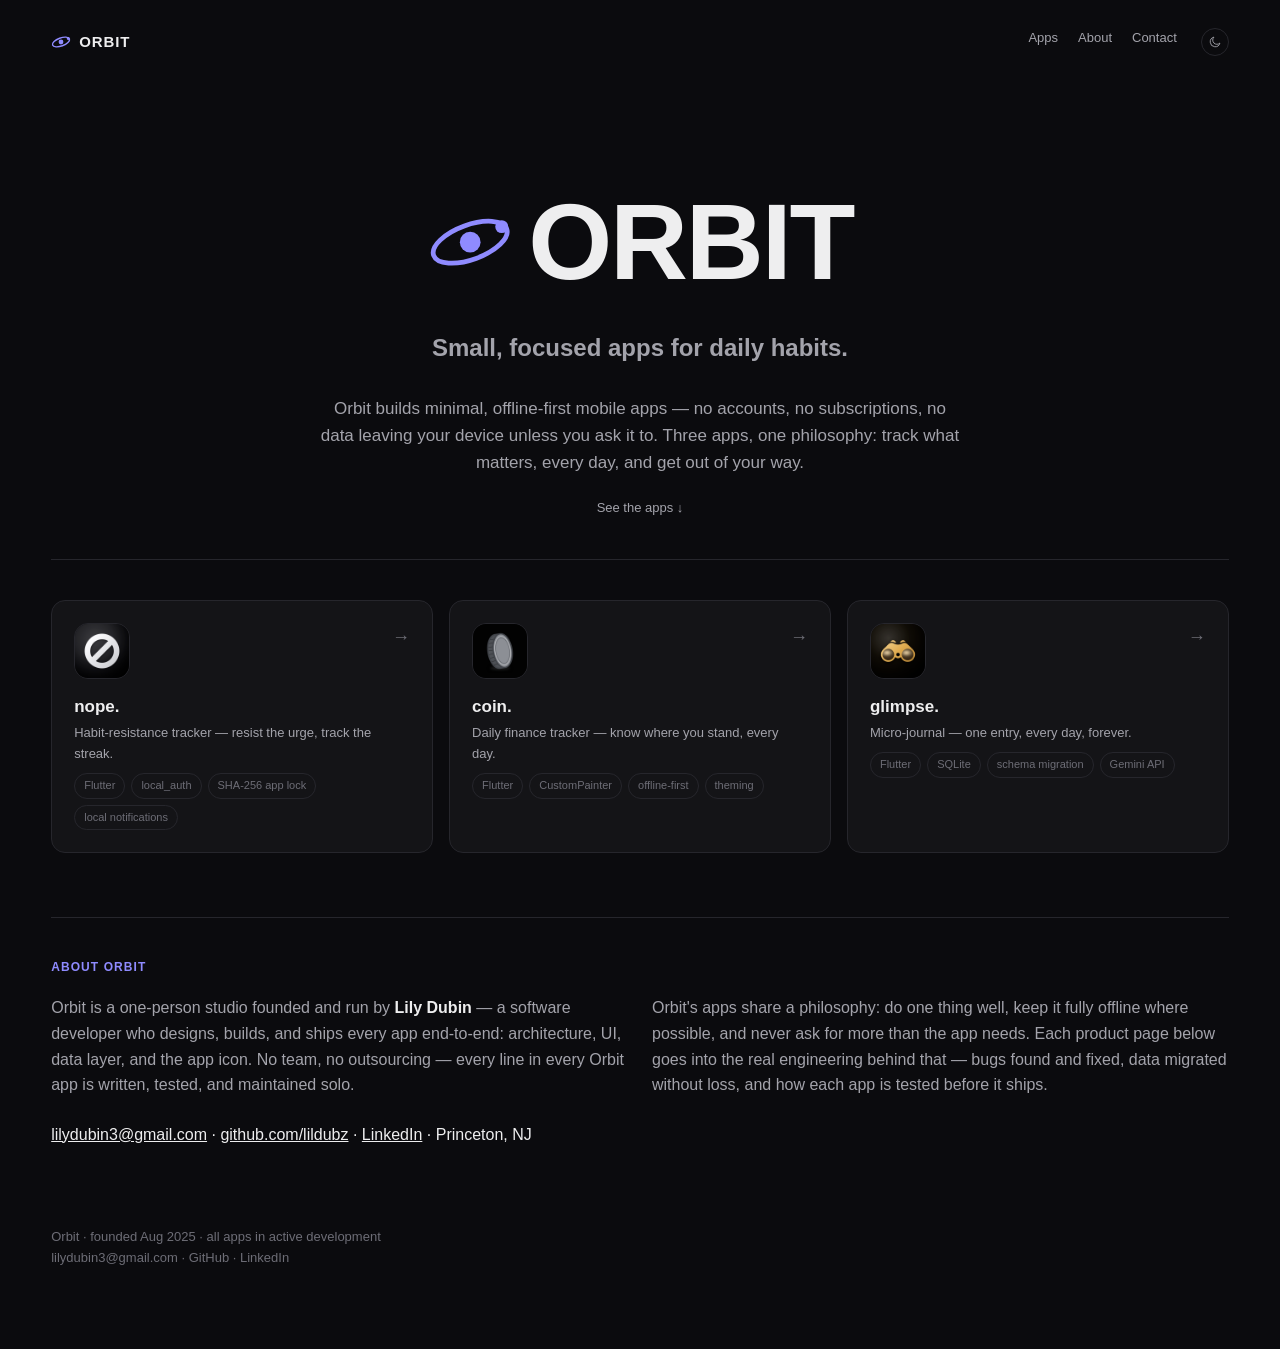
<file: index.html>
<!doctype html>
<html lang="en">
<head>
<meta charset="utf-8">
<meta name="viewport" content="width=device-width, initial-scale=1">
<title>Orbit — small, focused apps for daily habits</title>
<meta name="description" content="Orbit is a one-person studio building minimal, offline-first mobile apps — nope., coin., and glimpse. No accounts, no subscriptions, nothing you don't need.">
<link rel="icon" href="data:,">
<link rel="stylesheet" href="style.css">
<script>(function(){var t=localStorage.getItem('orbit-theme');if(t==='light')document.documentElement.setAttribute('data-theme','light');})();</script>
</head>
<body>
<div class="wrap">

  <nav class="nav">
    <a class="home brand" href="index.html">
      <svg class="mark" width="20" height="20" viewBox="0 0 20 20" fill="none" xmlns="http://www.w3.org/2000/svg" aria-hidden="true">
        <ellipse cx="10" cy="10" rx="9" ry="4" stroke="currentColor" stroke-width="1.4" transform="rotate(-20 10 10)"/>
        <circle cx="10" cy="10" r="2.4" fill="currentColor"/>
        <circle cx="17.3" cy="6.4" r="1.5" fill="currentColor"/>
      </svg>
      ORBIT
    </a>
    <div class="links">
      <a href="#apps">Apps</a>
      <a href="#about">About</a>
      <a href="mailto:lilydubin3@gmail.com">Contact</a>
      <button class="theme-toggle" id="themeToggle" type="button" aria-label="Toggle light and dark theme">
        <svg class="icon-moon" viewBox="0 0 20 20" fill="none" xmlns="http://www.w3.org/2000/svg" aria-hidden="true">
          <path d="M17 11.5A7 7 0 1 1 8.5 3a5.5 5.5 0 0 0 8.5 8.5Z" stroke="currentColor" stroke-width="1.3" stroke-linejoin="round"/>
        </svg>
        <svg class="icon-sun" viewBox="0 0 20 20" fill="none" xmlns="http://www.w3.org/2000/svg" aria-hidden="true">
          <circle cx="10" cy="10" r="3.6" stroke="currentColor" stroke-width="1.3"/>
          <path d="M10 1.8v2M10 16.2v2M2 10h2M16 10h2M4.6 4.6l1.4 1.4M14 14l1.4 1.4M4.6 15.4L6 14M14 6l1.4-1.4" stroke="currentColor" stroke-width="1.3" stroke-linecap="round"/>
        </svg>
      </button>
    </div>
  </nav>

  <header class="hero hero-home">
    <div class="hero-brand">
      <span class="mark">
        <svg viewBox="0 0 20 20" fill="none" xmlns="http://www.w3.org/2000/svg" aria-hidden="true">
          <ellipse cx="10" cy="10" rx="9" ry="4" stroke="currentColor" stroke-width="1.1" transform="rotate(-20 10 10)"/>
          <circle cx="10" cy="10" r="2.4" fill="currentColor"/>
          <circle cx="17.3" cy="6.4" r="1.5" fill="currentColor"/>
        </svg>
      </span>
      ORBIT
    </div>
    <h1>Small, focused apps for daily habits.</h1>
    <p class="lede">
      Orbit builds minimal, offline-first mobile apps — no accounts, no subscriptions, no data
      leaving your device unless you ask it to. Three apps, one philosophy: track what matters,
      every day, and get out of your way.
    </p>
    <div class="contact">
      <a href="#apps">See the apps ↓</a>
    </div>
  </header>

  <section class="projects" id="apps">

    <a class="card" href="nope.html" style="--card-accent:#5490D7">
      <div class="icon"><img src="assets/icons/nope-icon.png" alt="nope. app icon"></div>
      <div class="body">
        <div class="name">nope.</div>
        <div class="tagline">Habit-resistance tracker — resist the urge, track the streak.</div>
        <div class="chips">
          <span class="chip">Flutter</span>
          <span class="chip">local_auth</span>
          <span class="chip">SHA-256 app lock</span>
          <span class="chip">local notifications</span>
        </div>
      </div>
      <div class="arrow">→</div>
    </a>

    <a class="card" href="coin.html" style="--card-accent:#4ade80">
      <div class="icon"><img src="assets/icons/coin-icon.png" alt="coin. app icon"></div>
      <div class="body">
        <div class="name">coin.</div>
        <div class="tagline">Daily finance tracker — know where you stand, every day.</div>
        <div class="chips">
          <span class="chip">Flutter</span>
          <span class="chip">CustomPainter</span>
          <span class="chip">offline-first</span>
          <span class="chip">theming</span>
        </div>
      </div>
      <div class="arrow">→</div>
    </a>

    <a class="card" href="glimpse.html" style="--card-accent:#C8973E">
      <div class="icon"><img src="assets/icons/glimpse-icon.png" alt="glimpse. app icon"></div>
      <div class="body">
        <div class="name">glimpse.</div>
        <div class="tagline">Micro-journal — one entry, every day, forever.</div>
        <div class="chips">
          <span class="chip">Flutter</span>
          <span class="chip">SQLite</span>
          <span class="chip">schema migration</span>
          <span class="chip">Gemini API</span>
        </div>
      </div>
      <div class="arrow">→</div>
    </a>

  </section>

  <section class="block" id="about" style="border-top:1px solid var(--border);">
    <h2>About Orbit</h2>
    <div class="about-grid">
      <p>
        Orbit is a one-person studio founded and run by <strong style="color:var(--text)">Lily Dubin</strong> —
        a software developer who designs, builds, and ships every app end-to-end: architecture, UI,
        data layer, and the app icon. No team, no outsourcing — every line in every Orbit app is
        written, tested, and maintained solo.
      </p>
      <p>
        Orbit's apps share a philosophy: do one thing well, keep it fully offline where possible, and
        never ask for more than the app needs. Each product page below goes into the real engineering
        behind that — bugs found and fixed, data migrated without loss, and how each app is tested
        before it ships.
      </p>
    </div>
    <div class="contact" style="margin-top:10px;">
      <a href="mailto:lilydubin3@gmail.com">lilydubin3@gmail.com</a>
      <span>·</span>
      <a href="https://github.com/lildubz" target="_blank" rel="noopener">github.com/lildubz</a>
      <span>·</span>
      <a href="https://linkedin.com/in/lily-dubin-a483b3317" target="_blank" rel="noopener">LinkedIn</a>
      <span>·</span>
      <span>Princeton, NJ</span>
    </div>
  </section>

  <footer>
    Orbit · founded Aug 2025 · all apps in active development
    <br>
    <a href="mailto:lilydubin3@gmail.com">lilydubin3@gmail.com</a> ·
    <a href="https://github.com/lildubz" target="_blank" rel="noopener">GitHub</a> ·
    <a href="https://linkedin.com/in/lily-dubin-a483b3317" target="_blank" rel="noopener">LinkedIn</a>
  </footer>

</div>
<script src="theme.js"></script>
</body>
</html>
</file>
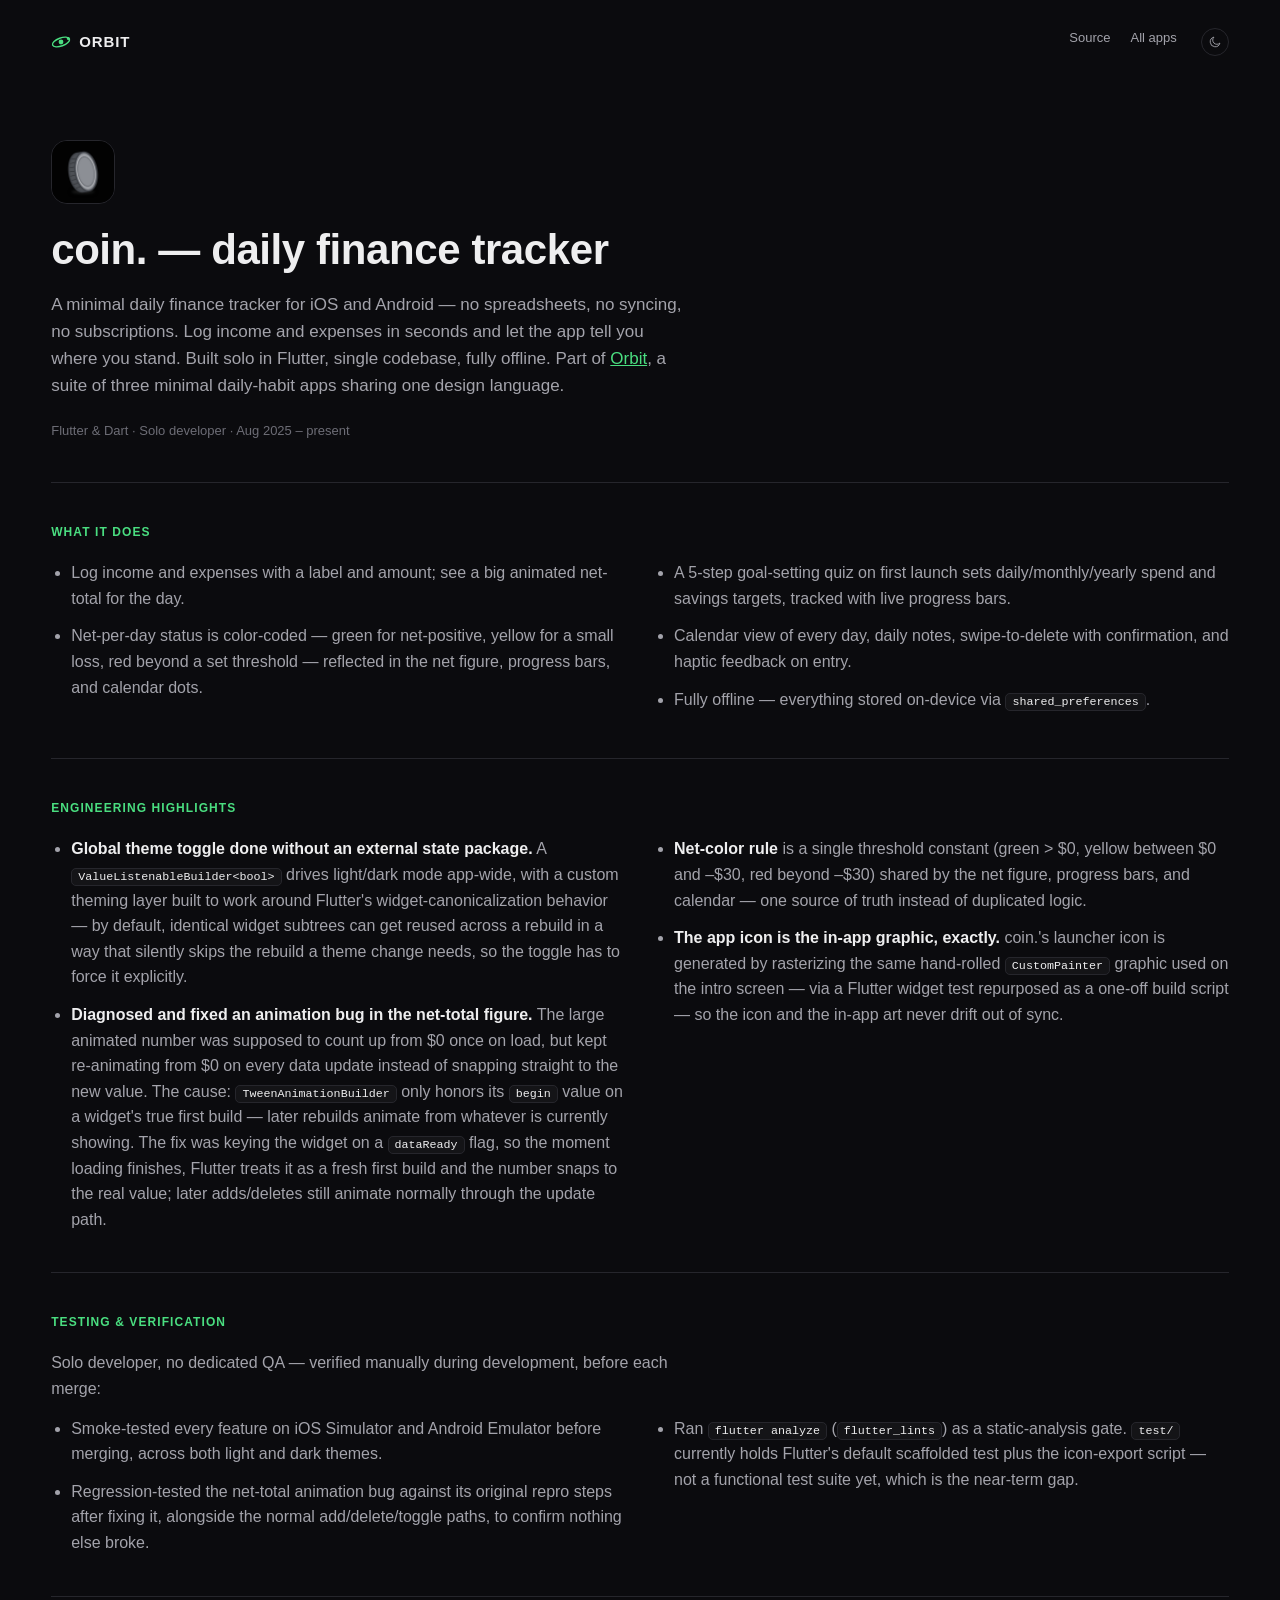
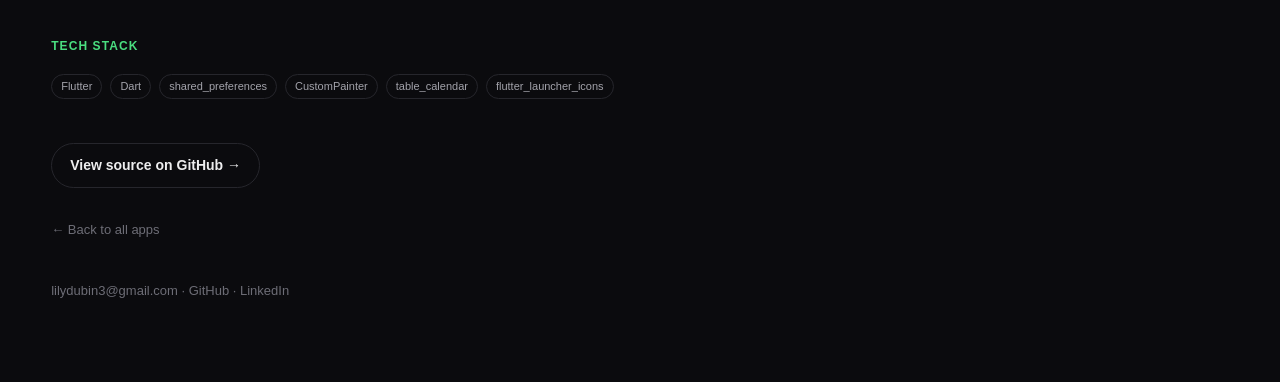
<file: coin.html>
<!doctype html>
<html lang="en">
<head>
<meta charset="utf-8">
<meta name="viewport" content="width=device-width, initial-scale=1">
<title>coin. — an Orbit app</title>
<meta name="description" content="coin., an Orbit app: a minimal daily finance tracker built solo in Flutter — offline data layer, theming, and a debugged animation bug.">
<link rel="icon" href="data:,">
<link rel="stylesheet" href="style.css">
<script>(function(){var t=localStorage.getItem('orbit-theme');if(t==='light')document.documentElement.setAttribute('data-theme','light');})();</script>
<style>
  :root { --accent: #4ade80; }
</style>
</head>
<body>
<div class="wrap">

  <nav class="nav">
    <a class="home brand" href="index.html">
      <svg class="mark" width="20" height="20" viewBox="0 0 20 20" fill="none" xmlns="http://www.w3.org/2000/svg" aria-hidden="true">
        <ellipse cx="10" cy="10" rx="9" ry="4" stroke="currentColor" stroke-width="1.4" transform="rotate(-20 10 10)"/>
        <circle cx="10" cy="10" r="2.4" fill="currentColor"/>
        <circle cx="17.3" cy="6.4" r="1.5" fill="currentColor"/>
      </svg>
      ORBIT
    </a>
    <div class="links">
      <a href="https://github.com/lildubz/coin." target="_blank" rel="noopener">Source</a>
      <a href="index.html#apps">All apps</a>
      <button class="theme-toggle" id="themeToggle" type="button" aria-label="Toggle light and dark theme">
        <svg class="icon-moon" viewBox="0 0 20 20" fill="none" xmlns="http://www.w3.org/2000/svg" aria-hidden="true">
          <path d="M17 11.5A7 7 0 1 1 8.5 3a5.5 5.5 0 0 0 8.5 8.5Z" stroke="currentColor" stroke-width="1.3" stroke-linejoin="round"/>
        </svg>
        <svg class="icon-sun" viewBox="0 0 20 20" fill="none" xmlns="http://www.w3.org/2000/svg" aria-hidden="true">
          <circle cx="10" cy="10" r="3.6" stroke="currentColor" stroke-width="1.3"/>
          <path d="M10 1.8v2M10 16.2v2M2 10h2M16 10h2M4.6 4.6l1.4 1.4M14 14l1.4 1.4M4.6 15.4L6 14M14 6l1.4-1.4" stroke="currentColor" stroke-width="1.3" stroke-linecap="round"/>
        </svg>
      </button>
    </div>
  </nav>

  <header class="hero">
    <div class="icon" style="width:64px;height:64px;border-radius:16px;overflow:hidden;border:1px solid var(--border);margin-bottom:20px;">
      <img src="assets/icons/coin-icon.png" alt="coin. app icon">
    </div>
    <h1>coin. — daily finance tracker</h1>
    <p class="lede">
      A minimal daily finance tracker for iOS and Android — no spreadsheets, no syncing, no
      subscriptions. Log income and expenses in seconds and let the app tell you where you stand.
      Built solo in Flutter, single codebase, fully offline. Part of
      <a href="index.html" style="color:var(--accent);">Orbit</a>, a suite of three minimal
      daily-habit apps sharing one design language.
    </p>
    <div class="contact">
      <span>Flutter &amp; Dart · Solo developer · Aug 2025 – present</span>
    </div>
  </header>

  <section class="block">
    <h2>What it does</h2>
    <ul class="two-col">
      <li>Log income and expenses with a label and amount; see a big animated net-total for the day.</li>
      <li>Net-per-day status is color-coded — green for net-positive, yellow for a small loss, red beyond a set threshold — reflected in the net figure, progress bars, and calendar dots.</li>
      <li>A 5-step goal-setting quiz on first launch sets daily/monthly/yearly spend and savings targets, tracked with live progress bars.</li>
      <li>Calendar view of every day, daily notes, swipe-to-delete with confirmation, and haptic feedback on entry.</li>
      <li>Fully offline — everything stored on-device via <code>shared_preferences</code>.</li>
    </ul>
  </section>

  <section class="block">
    <h2>Engineering highlights</h2>
    <ul class="two-col">
      <li><strong>Global theme toggle done without an external state package.</strong> A <code>ValueListenableBuilder&lt;bool&gt;</code> drives light/dark mode app-wide, with a custom theming layer built to work around Flutter's widget-canonicalization behavior — by default, identical widget subtrees can get reused across a rebuild in a way that silently skips the rebuild a theme change needs, so the toggle has to force it explicitly.</li>
      <li><strong>Diagnosed and fixed an animation bug in the net-total figure.</strong> The large animated number was supposed to count up from $0 once on load, but kept re-animating from $0 on every data update instead of snapping straight to the new value. The cause: <code>TweenAnimationBuilder</code> only honors its <code>begin</code> value on a widget's true first build — later rebuilds animate from whatever is currently showing. The fix was keying the widget on a <code>dataReady</code> flag, so the moment loading finishes, Flutter treats it as a fresh first build and the number snaps to the real value; later adds/deletes still animate normally through the update path.</li>
      <li><strong>Net-color rule</strong> is a single threshold constant (green &gt; $0, yellow between $0 and –$30, red beyond –$30) shared by the net figure, progress bars, and calendar — one source of truth instead of duplicated logic.</li>
      <li><strong>The app icon is the in-app graphic, exactly.</strong> coin.'s launcher icon is generated by rasterizing the same hand-rolled <code>CustomPainter</code> graphic used on the intro screen — via a Flutter widget test repurposed as a one-off build script — so the icon and the in-app art never drift out of sync.</li>
    </ul>
  </section>

  <section class="block">
    <h2>Testing &amp; verification</h2>
    <p>Solo developer, no dedicated QA — verified manually during development, before each merge:</p>
    <ul class="two-col">
      <li>Smoke-tested every feature on iOS Simulator and Android Emulator before merging, across both light and dark themes.</li>
      <li>Regression-tested the net-total animation bug against its original repro steps after fixing it, alongside the normal add/delete/toggle paths, to confirm nothing else broke.</li>
      <li>Ran <code>flutter analyze</code> (<code>flutter_lints</code>) as a static-analysis gate. <code>test/</code> currently holds Flutter's default scaffolded test plus the icon-export script — not a functional test suite yet, which is the near-term gap.</li>
    </ul>
  </section>

  <section class="block">
    <h2>Tech stack</h2>
    <div class="stack">
      <span class="chip">Flutter</span>
      <span class="chip">Dart</span>
      <span class="chip">shared_preferences</span>
      <span class="chip">CustomPainter</span>
      <span class="chip">table_calendar</span>
      <span class="chip">flutter_launcher_icons</span>
    </div>
  </section>

  <a class="cta" href="https://github.com/lildubz/coin." target="_blank" rel="noopener">View source on GitHub →</a>
  <br>
  <a class="back" href="index.html#apps">← Back to all apps</a>

  <footer>
    <a href="mailto:lilydubin3@gmail.com">lilydubin3@gmail.com</a> ·
    <a href="https://github.com/lildubz" target="_blank" rel="noopener">GitHub</a> ·
    <a href="https://linkedin.com/in/lily-dubin-a483b3317" target="_blank" rel="noopener">LinkedIn</a>
  </footer>

</div>
<script src="theme.js"></script>
</body>
</html>
</file>
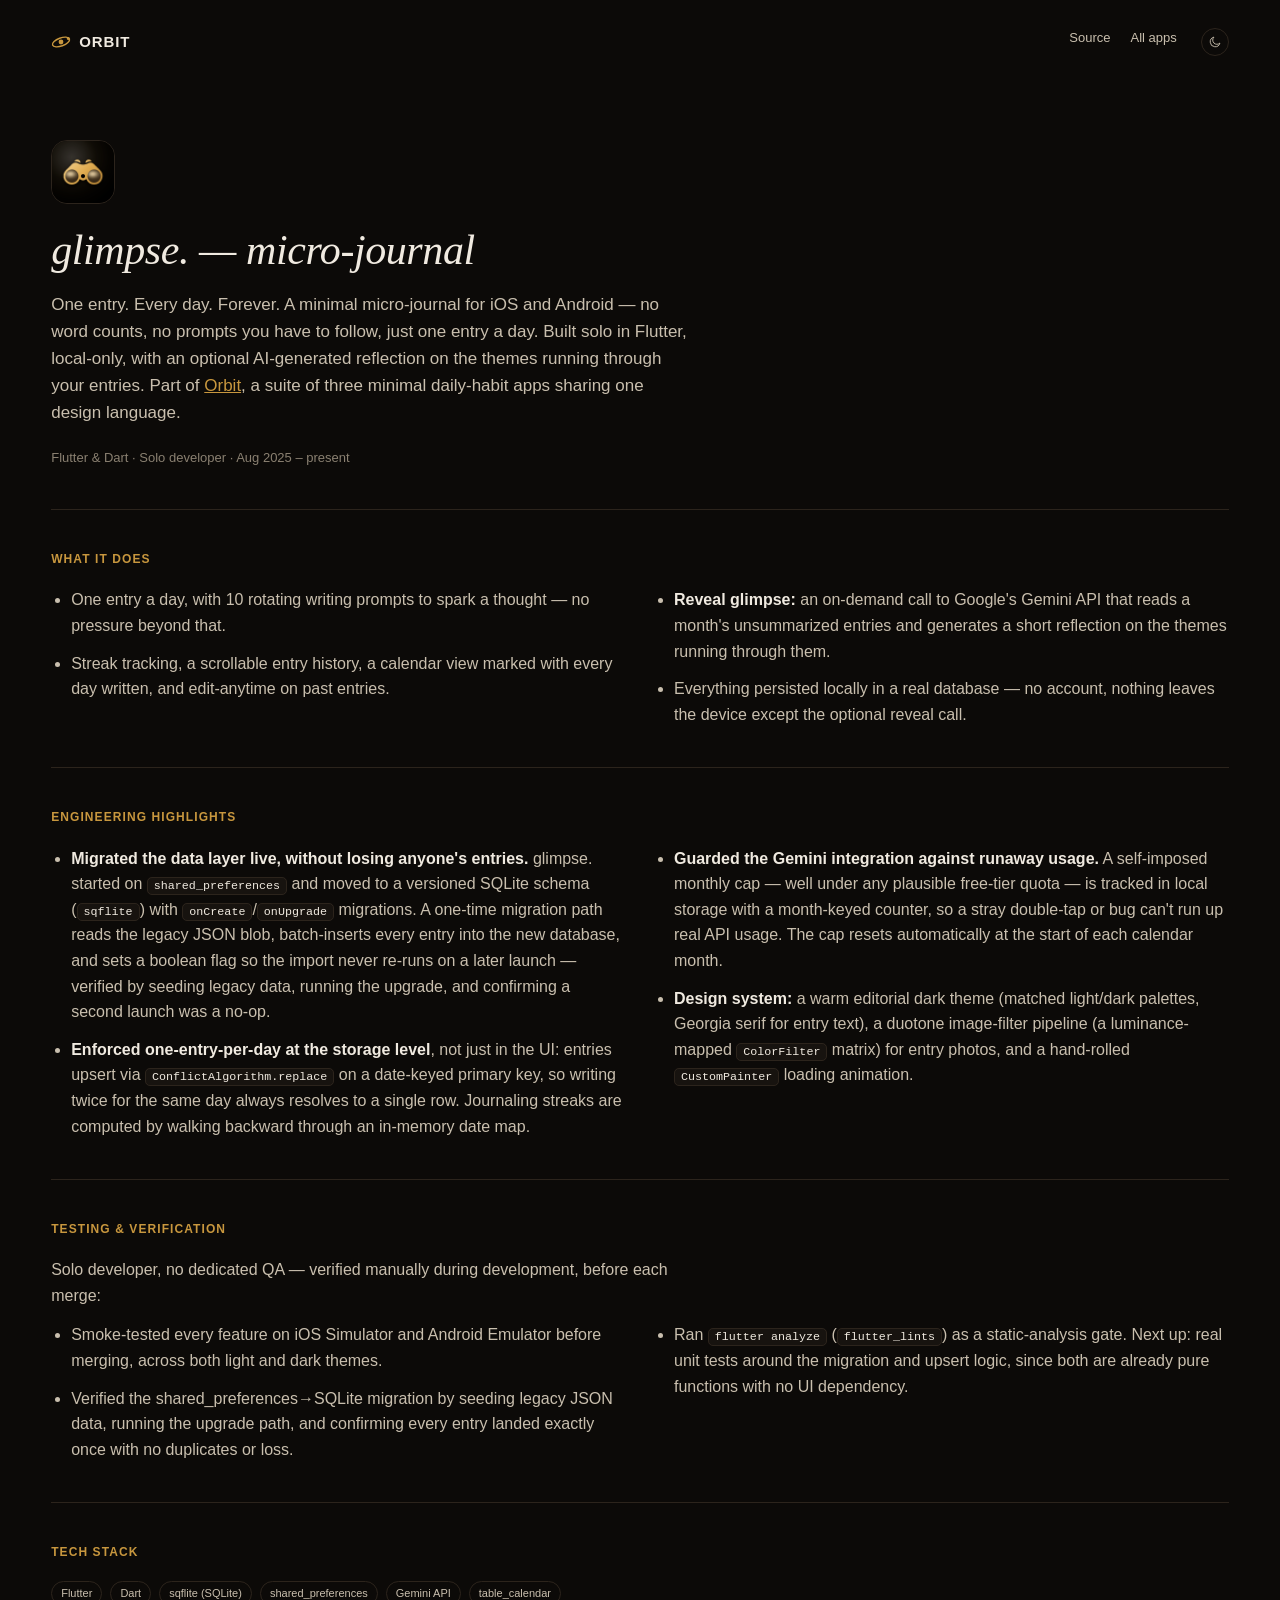
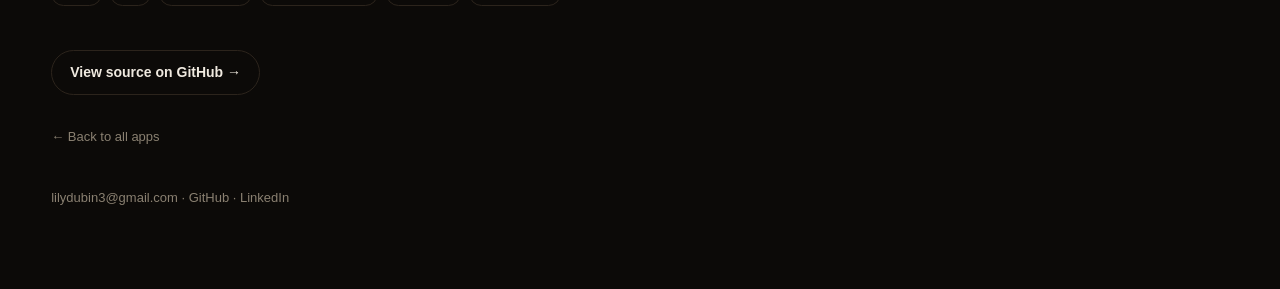
<file: glimpse.html>
<!doctype html>
<html lang="en">
<head>
<meta charset="utf-8">
<meta name="viewport" content="width=device-width, initial-scale=1">
<title>glimpse. — an Orbit app</title>
<meta name="description" content="glimpse., an Orbit app: a micro-journaling app built solo in Flutter — SQLite migrations, upsert semantics, and a guarded Gemini API integration.">
<link rel="icon" href="data:,">
<link rel="stylesheet" href="style.css">
<script>(function(){var t=localStorage.getItem('orbit-theme');if(t==='light')document.documentElement.setAttribute('data-theme','light');})();</script>
<style>
  :root {
    --bg: #0c0a08;
    --bg-raised: #17130f;
    --border: #2c241c;
    --text: #f0eae0;
    --text-dim: #c9bfae;
    --text-faint: #8a8071;
    --accent: #c8973e;
  }
  :root[data-theme="light"] {
    --bg: #fbf7f0;
    --bg-raised: #ffffff;
    --border: #e9dfc9;
    --text: #2a2116;
    --text-dim: #6b5c46;
    --text-faint: #a3927a;
    --accent: #a8752a;
  }
  .hero h1, .card .name { font-family: var(--font-serif); font-style: italic; font-weight: normal; }
</style>
</head>
<body>
<div class="wrap">

  <nav class="nav">
    <a class="home brand" href="index.html">
      <svg class="mark" width="20" height="20" viewBox="0 0 20 20" fill="none" xmlns="http://www.w3.org/2000/svg" aria-hidden="true">
        <ellipse cx="10" cy="10" rx="9" ry="4" stroke="currentColor" stroke-width="1.4" transform="rotate(-20 10 10)"/>
        <circle cx="10" cy="10" r="2.4" fill="currentColor"/>
        <circle cx="17.3" cy="6.4" r="1.5" fill="currentColor"/>
      </svg>
      ORBIT
    </a>
    <div class="links">
      <a href="https://github.com/lildubz/glimpse." target="_blank" rel="noopener">Source</a>
      <a href="index.html#apps">All apps</a>
      <button class="theme-toggle" id="themeToggle" type="button" aria-label="Toggle light and dark theme">
        <svg class="icon-moon" viewBox="0 0 20 20" fill="none" xmlns="http://www.w3.org/2000/svg" aria-hidden="true">
          <path d="M17 11.5A7 7 0 1 1 8.5 3a5.5 5.5 0 0 0 8.5 8.5Z" stroke="currentColor" stroke-width="1.3" stroke-linejoin="round"/>
        </svg>
        <svg class="icon-sun" viewBox="0 0 20 20" fill="none" xmlns="http://www.w3.org/2000/svg" aria-hidden="true">
          <circle cx="10" cy="10" r="3.6" stroke="currentColor" stroke-width="1.3"/>
          <path d="M10 1.8v2M10 16.2v2M2 10h2M16 10h2M4.6 4.6l1.4 1.4M14 14l1.4 1.4M4.6 15.4L6 14M14 6l1.4-1.4" stroke="currentColor" stroke-width="1.3" stroke-linecap="round"/>
        </svg>
      </button>
    </div>
  </nav>

  <header class="hero">
    <div class="icon" style="width:64px;height:64px;border-radius:16px;overflow:hidden;border:1px solid var(--border);margin-bottom:20px;">
      <img src="assets/icons/glimpse-icon.png" alt="glimpse. app icon">
    </div>
    <h1>glimpse. — micro-journal</h1>
    <p class="lede" style="font-style:normal;">
      One entry. Every day. Forever. A minimal micro-journal for iOS and Android — no word counts,
      no prompts you have to follow, just one entry a day. Built solo in Flutter, local-only,
      with an optional AI-generated reflection on the themes running through your entries. Part of
      <a href="index.html" style="color:var(--accent);">Orbit</a>, a suite of three minimal
      daily-habit apps sharing one design language.
    </p>
    <div class="contact">
      <span>Flutter &amp; Dart · Solo developer · Aug 2025 – present</span>
    </div>
  </header>

  <section class="block">
    <h2>What it does</h2>
    <ul class="two-col">
      <li>One entry a day, with 10 rotating writing prompts to spark a thought — no pressure beyond that.</li>
      <li>Streak tracking, a scrollable entry history, a calendar view marked with every day written, and edit-anytime on past entries.</li>
      <li><strong>Reveal glimpse:</strong> an on-demand call to Google's Gemini API that reads a month's unsummarized entries and generates a short reflection on the themes running through them.</li>
      <li>Everything persisted locally in a real database — no account, nothing leaves the device except the optional reveal call.</li>
    </ul>
  </section>

  <section class="block">
    <h2>Engineering highlights</h2>
    <ul class="two-col">
      <li><strong>Migrated the data layer live, without losing anyone's entries.</strong> glimpse. started on <code>shared_preferences</code> and moved to a versioned SQLite schema (<code>sqflite</code>) with <code>onCreate</code>/<code>onUpgrade</code> migrations. A one-time migration path reads the legacy JSON blob, batch-inserts every entry into the new database, and sets a boolean flag so the import never re-runs on a later launch — verified by seeding legacy data, running the upgrade, and confirming a second launch was a no-op.</li>
      <li><strong>Enforced one-entry-per-day at the storage level</strong>, not just in the UI: entries upsert via <code>ConflictAlgorithm.replace</code> on a date-keyed primary key, so writing twice for the same day always resolves to a single row. Journaling streaks are computed by walking backward through an in-memory date map.</li>
      <li><strong>Guarded the Gemini integration against runaway usage.</strong> A self-imposed monthly cap — well under any plausible free-tier quota — is tracked in local storage with a month-keyed counter, so a stray double-tap or bug can't run up real API usage. The cap resets automatically at the start of each calendar month.</li>
      <li><strong>Design system:</strong> a warm editorial dark theme (matched light/dark palettes, Georgia serif for entry text), a duotone image-filter pipeline (a luminance-mapped <code>ColorFilter</code> matrix) for entry photos, and a hand-rolled <code>CustomPainter</code> loading animation.</li>
    </ul>
  </section>

  <section class="block">
    <h2>Testing &amp; verification</h2>
    <p>Solo developer, no dedicated QA — verified manually during development, before each merge:</p>
    <ul class="two-col">
      <li>Smoke-tested every feature on iOS Simulator and Android Emulator before merging, across both light and dark themes.</li>
      <li>Verified the shared_preferences→SQLite migration by seeding legacy JSON data, running the upgrade path, and confirming every entry landed exactly once with no duplicates or loss.</li>
      <li>Ran <code>flutter analyze</code> (<code>flutter_lints</code>) as a static-analysis gate. Next up: real unit tests around the migration and upsert logic, since both are already pure functions with no UI dependency.</li>
    </ul>
  </section>

  <section class="block">
    <h2>Tech stack</h2>
    <div class="stack">
      <span class="chip">Flutter</span>
      <span class="chip">Dart</span>
      <span class="chip">sqflite (SQLite)</span>
      <span class="chip">shared_preferences</span>
      <span class="chip">Gemini API</span>
      <span class="chip">table_calendar</span>
    </div>
  </section>

  <a class="cta" href="https://github.com/lildubz/glimpse." target="_blank" rel="noopener">View source on GitHub →</a>
  <br>
  <a class="back" href="index.html#apps">← Back to all apps</a>

  <footer>
    <a href="mailto:lilydubin3@gmail.com">lilydubin3@gmail.com</a> ·
    <a href="https://github.com/lildubz" target="_blank" rel="noopener">GitHub</a> ·
    <a href="https://linkedin.com/in/lily-dubin-a483b3317" target="_blank" rel="noopener">LinkedIn</a>
  </footer>

</div>
<script src="theme.js"></script>
</body>
</html>
</file>
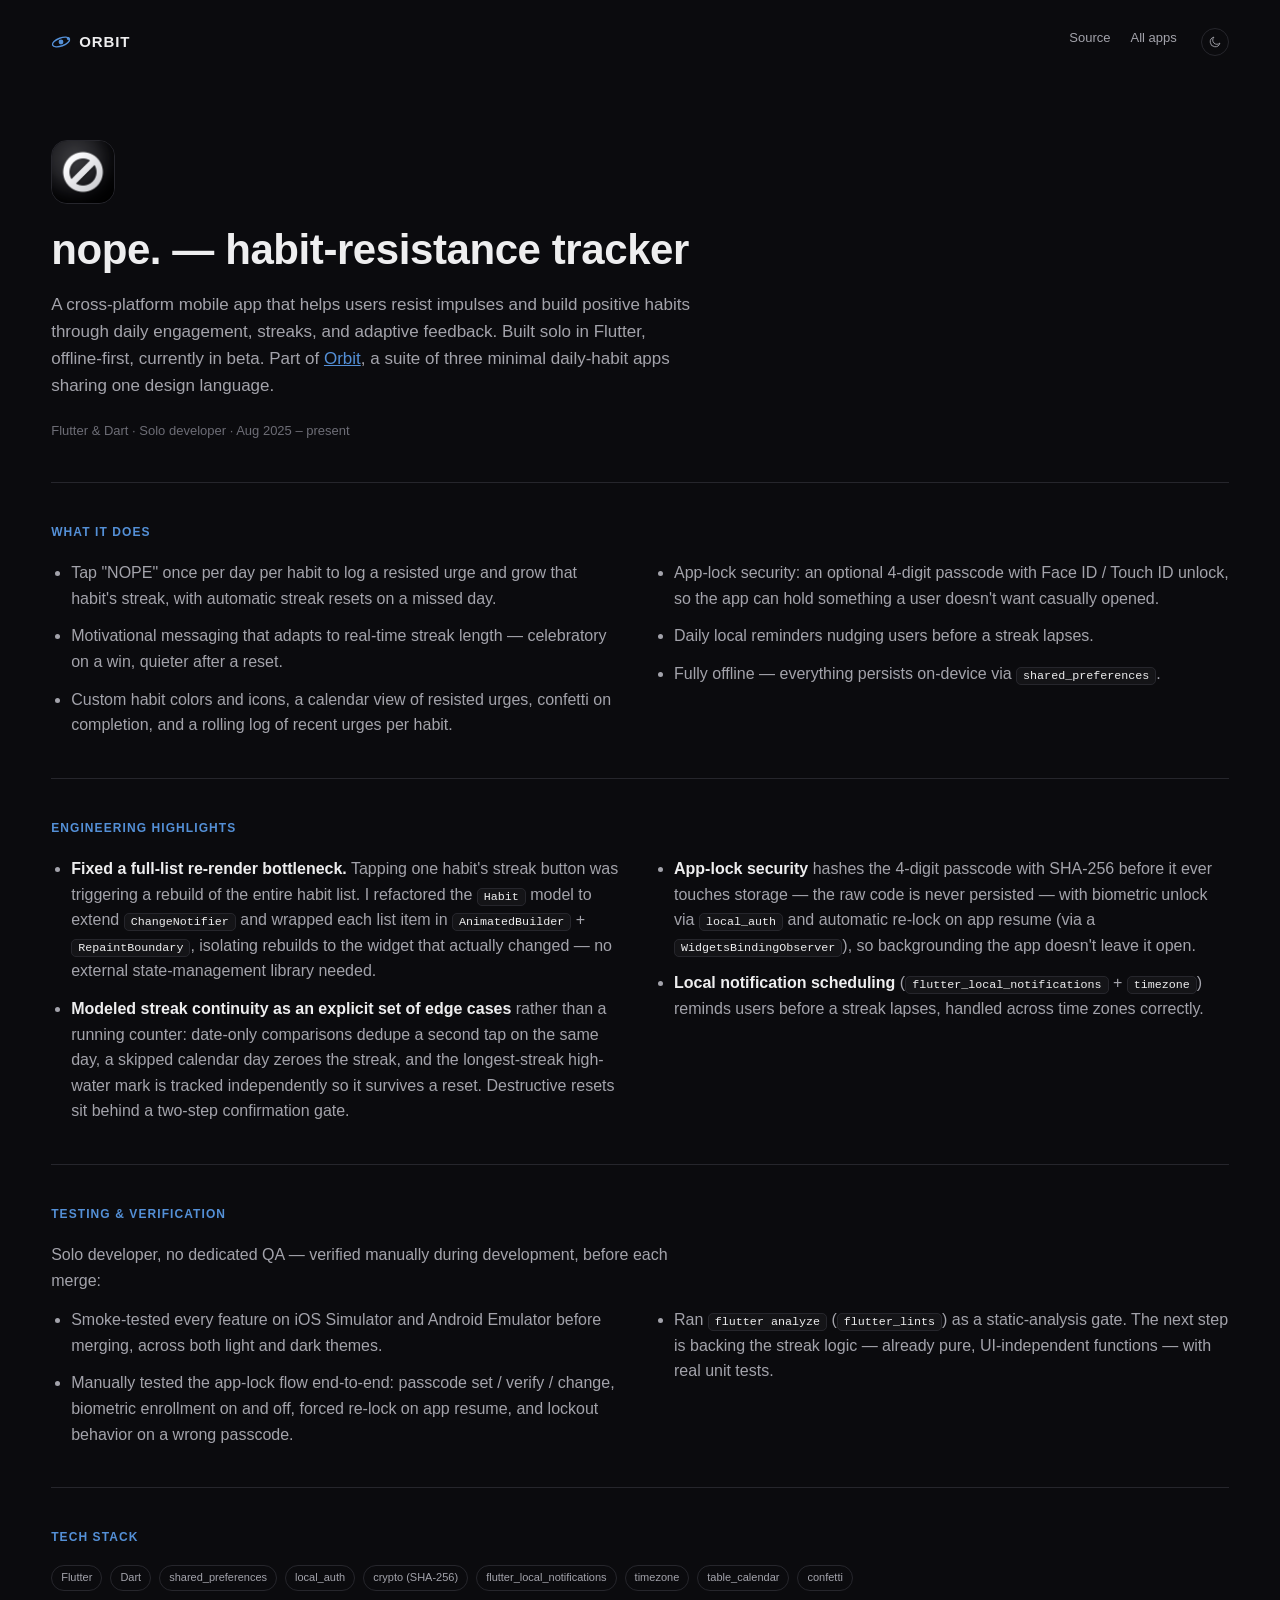
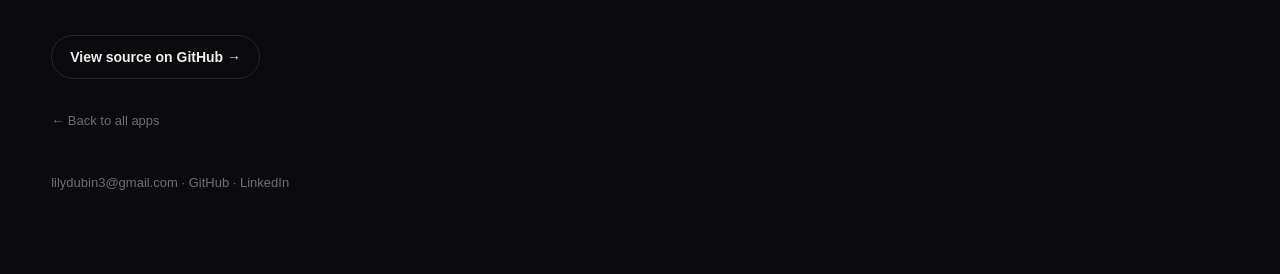
<file: nope.html>
<!doctype html>
<html lang="en">
<head>
<meta charset="utf-8">
<meta name="viewport" content="width=device-width, initial-scale=1">
<title>nope. — an Orbit app</title>
<meta name="description" content="nope., an Orbit app: a cross-platform habit-resistance tracker built solo in Flutter — app-lock security, adaptive feedback, and rendering-performance fixes.">
<link rel="icon" href="data:,">
<link rel="stylesheet" href="style.css">
<script>(function(){var t=localStorage.getItem('orbit-theme');if(t==='light')document.documentElement.setAttribute('data-theme','light');})();</script>
<style>
  :root { --accent: #5490D7; }
</style>
</head>
<body>
<div class="wrap">

  <nav class="nav">
    <a class="home brand" href="index.html">
      <svg class="mark" width="20" height="20" viewBox="0 0 20 20" fill="none" xmlns="http://www.w3.org/2000/svg" aria-hidden="true">
        <ellipse cx="10" cy="10" rx="9" ry="4" stroke="currentColor" stroke-width="1.4" transform="rotate(-20 10 10)"/>
        <circle cx="10" cy="10" r="2.4" fill="currentColor"/>
        <circle cx="17.3" cy="6.4" r="1.5" fill="currentColor"/>
      </svg>
      ORBIT
    </a>
    <div class="links">
      <a href="https://github.com/lildubz/nope_app" target="_blank" rel="noopener">Source</a>
      <a href="index.html#apps">All apps</a>
      <button class="theme-toggle" id="themeToggle" type="button" aria-label="Toggle light and dark theme">
        <svg class="icon-moon" viewBox="0 0 20 20" fill="none" xmlns="http://www.w3.org/2000/svg" aria-hidden="true">
          <path d="M17 11.5A7 7 0 1 1 8.5 3a5.5 5.5 0 0 0 8.5 8.5Z" stroke="currentColor" stroke-width="1.3" stroke-linejoin="round"/>
        </svg>
        <svg class="icon-sun" viewBox="0 0 20 20" fill="none" xmlns="http://www.w3.org/2000/svg" aria-hidden="true">
          <circle cx="10" cy="10" r="3.6" stroke="currentColor" stroke-width="1.3"/>
          <path d="M10 1.8v2M10 16.2v2M2 10h2M16 10h2M4.6 4.6l1.4 1.4M14 14l1.4 1.4M4.6 15.4L6 14M14 6l1.4-1.4" stroke="currentColor" stroke-width="1.3" stroke-linecap="round"/>
        </svg>
      </button>
    </div>
  </nav>

  <header class="hero">
    <div class="icon" style="width:64px;height:64px;border-radius:16px;overflow:hidden;border:1px solid var(--border);margin-bottom:20px;">
      <img src="assets/icons/nope-icon.png" alt="nope. app icon">
    </div>
    <h1>nope. — habit-resistance tracker</h1>
    <p class="lede">
      A cross-platform mobile app that helps users resist impulses and build positive habits through
      daily engagement, streaks, and adaptive feedback. Built solo in Flutter, offline-first, currently
      in beta. Part of <a href="index.html" style="color:var(--accent);">Orbit</a>, a suite of three
      minimal daily-habit apps sharing one design language.
    </p>
    <div class="contact">
      <span>Flutter &amp; Dart · Solo developer · Aug 2025 – present</span>
    </div>
  </header>

  <section class="block">
    <h2>What it does</h2>
    <ul class="two-col">
      <li>Tap "NOPE" once per day per habit to log a resisted urge and grow that habit's streak, with automatic streak resets on a missed day.</li>
      <li>Motivational messaging that adapts to real-time streak length — celebratory on a win, quieter after a reset.</li>
      <li>Custom habit colors and icons, a calendar view of resisted urges, confetti on completion, and a rolling log of recent urges per habit.</li>
      <li>App-lock security: an optional 4-digit passcode with Face ID / Touch ID unlock, so the app can hold something a user doesn't want casually opened.</li>
      <li>Daily local reminders nudging users before a streak lapses.</li>
      <li>Fully offline — everything persists on-device via <code>shared_preferences</code>.</li>
    </ul>
  </section>

  <section class="block">
    <h2>Engineering highlights</h2>
    <ul class="two-col">
      <li><strong>Fixed a full-list re-render bottleneck.</strong> Tapping one habit's streak button was triggering a rebuild of the entire habit list. I refactored the <code>Habit</code> model to extend <code>ChangeNotifier</code> and wrapped each list item in <code>AnimatedBuilder</code> + <code>RepaintBoundary</code>, isolating rebuilds to the widget that actually changed — no external state-management library needed.</li>
      <li><strong>Modeled streak continuity as an explicit set of edge cases</strong> rather than a running counter: date-only comparisons dedupe a second tap on the same day, a skipped calendar day zeroes the streak, and the longest-streak high-water mark is tracked independently so it survives a reset. Destructive resets sit behind a two-step confirmation gate.</li>
      <li><strong>App-lock security</strong> hashes the 4-digit passcode with SHA-256 before it ever touches storage — the raw code is never persisted — with biometric unlock via <code>local_auth</code> and automatic re-lock on app resume (via a <code>WidgetsBindingObserver</code>), so backgrounding the app doesn't leave it open.</li>
      <li><strong>Local notification scheduling</strong> (<code>flutter_local_notifications</code> + <code>timezone</code>) reminds users before a streak lapses, handled across time zones correctly.</li>
    </ul>
  </section>

  <section class="block">
    <h2>Testing &amp; verification</h2>
    <p>Solo developer, no dedicated QA — verified manually during development, before each merge:</p>
    <ul class="two-col">
      <li>Smoke-tested every feature on iOS Simulator and Android Emulator before merging, across both light and dark themes.</li>
      <li>Manually tested the app-lock flow end-to-end: passcode set / verify / change, biometric enrollment on and off, forced re-lock on app resume, and lockout behavior on a wrong passcode.</li>
      <li>Ran <code>flutter analyze</code> (<code>flutter_lints</code>) as a static-analysis gate. The next step is backing the streak logic — already pure, UI-independent functions — with real unit tests.</li>
    </ul>
  </section>

  <section class="block">
    <h2>Tech stack</h2>
    <div class="stack">
      <span class="chip">Flutter</span>
      <span class="chip">Dart</span>
      <span class="chip">shared_preferences</span>
      <span class="chip">local_auth</span>
      <span class="chip">crypto (SHA-256)</span>
      <span class="chip">flutter_local_notifications</span>
      <span class="chip">timezone</span>
      <span class="chip">table_calendar</span>
      <span class="chip">confetti</span>
    </div>
  </section>

  <a class="cta" href="https://github.com/lildubz/nope_app" target="_blank" rel="noopener">View source on GitHub →</a>
  <br>
  <a class="back" href="index.html#apps">← Back to all apps</a>

  <footer>
    <a href="mailto:lilydubin3@gmail.com">lilydubin3@gmail.com</a> ·
    <a href="https://github.com/lildubz" target="_blank" rel="noopener">GitHub</a> ·
    <a href="https://linkedin.com/in/lily-dubin-a483b3317" target="_blank" rel="noopener">LinkedIn</a>
  </footer>

</div>
<script src="theme.js"></script>
</body>
</html>
</file>
<file: style.css>
/* ------------------------------------------------------------------
   Lily Dubin — portfolio site
   Base theme (index + shared chrome). Each case-study page overrides
   the accent tokens to match that app's real in-app palette.
------------------------------------------------------------------- */

:root {
  --bg: #0b0b0e;
  --bg-raised: #141417;
  --text: #eeeeef;
  --text-dim: #a3a3ab;
  --text-faint: #6d6d76;
  --border: #26262c;
  --accent: #8f8bff;
  --accent-text: #0b0b0e;
  --green: #4ade80;
  --yellow: #facc15;
  --red: #f87171;
  --font-body: -apple-system, BlinkMacSystemFont, "Segoe UI", Helvetica, Arial, sans-serif;
  --font-serif: Georgia, "Times New Roman", serif;
  --maxw: 1800px;
}

/* Light mode — toggled via data-theme="light" on <html>, matching the
   light/dark themes each app already ships. */
:root[data-theme="light"] {
  --bg: #f7f7f5;
  --bg-raised: #ffffff;
  --text: #16161a;
  --text-dim: #55555f;
  --text-faint: #8f8f97;
  --border: #e1e1e6;
}

* { box-sizing: border-box; }

*, *::before, *::after {
  transition: background-color 0.2s ease, border-color 0.2s ease, color 0.2s ease;
}

html { scroll-behavior: smooth; }

body {
  margin: 0;
  background: var(--bg);
  color: var(--text);
  font-family: var(--font-body);
  line-height: 1.6;
  -webkit-font-smoothing: antialiased;
}

img { max-width: 100%; display: block; }

a { color: inherit; }

.wrap {
  max-width: var(--maxw);
  margin: 0 auto;
  padding: 0 clamp(20px, 4vw, 64px);
}

/* ---------- nav ---------- */
.nav {
  display: flex;
  align-items: center;
  justify-content: space-between;
  padding: 28px 0;
}
.nav a.home {
  font-weight: 700;
  letter-spacing: 0.06em;
  text-decoration: none;
  color: var(--text);
  font-size: 15px;
}
.nav a.brand {
  display: flex;
  align-items: center;
  gap: 8px;
}
.nav a.brand .mark {
  color: var(--accent);
  flex: none;
}
.nav .links { display: flex; gap: 20px; }
.nav .links a {
  text-decoration: none;
  color: var(--text-dim);
  font-size: 13px;
  transition: color 0.15s ease;
}
.nav .links a:hover { color: var(--text); }

.theme-toggle {
  display: inline-flex;
  align-items: center;
  justify-content: center;
  width: 28px;
  height: 28px;
  padding: 0;
  margin-left: 4px;
  border-radius: 999px;
  border: 1px solid var(--border);
  background: none;
  color: var(--text-dim);
  cursor: pointer;
}
.theme-toggle:hover { color: var(--accent); border-color: var(--accent); }
.theme-toggle svg { width: 14px; height: 14px; display: block; }
.theme-toggle .icon-sun { display: none; }
:root[data-theme="light"] .theme-toggle .icon-sun { display: block; }
:root[data-theme="light"] .theme-toggle .icon-moon { display: none; }

/* ---------- hero ---------- */
.hero {
  padding: 56px 0 40px;
  border-bottom: 1px solid var(--border);
}
.hero h1 {
  font-size: 34px;
  line-height: 1.25;
  margin: 0 0 14px;
  letter-spacing: -0.01em;
}
.hero p.lede {
  font-size: 17px;
  color: var(--text-dim);
  max-width: 68ch;
  margin: 0 0 22px;
}
.hero .contact {
  display: flex;
  flex-wrap: wrap;
  gap: 14px;
  font-size: 13px;
  color: var(--text-faint);
}
.hero .contact a { text-decoration: none; color: var(--text-dim); }
.hero .contact a:hover { color: var(--accent); }

/* ---------- homepage hero: big centered ORBIT wordmark ---------- */
.hero-home { text-align: center; padding-top: 72px; }
.hero-home .hero-brand {
  display: flex;
  align-items: center;
  justify-content: center;
  gap: 0.14em;
  font-size: clamp(52px, 9vw, 108px);
  font-weight: 800;
  letter-spacing: -0.02em;
  margin: 0 0 4px;
}
.hero-home .hero-brand .mark {
  width: 0.8em;
  height: 0.8em;
  color: var(--accent);
  flex: none;
}
.hero-home .hero-brand .mark svg { width: 100%; height: 100%; display: block; }
.hero.hero-home h1 {
  font-size: clamp(18px, 2.2vw, 24px);
  font-weight: 600;
  color: var(--text-dim);
  letter-spacing: normal;
  margin: 0 0 32px;
}
.hero.hero-home .lede {
  text-align: center;
  max-width: 640px;
  margin: 0 auto 22px;
}
.hero.hero-home .contact { justify-content: center; }

/* ---------- project cards (index) ---------- */
.projects {
  display: grid;
  grid-template-columns: 1fr;
  gap: 16px;
  margin: 40px 0 64px;
}
@media (min-width: 640px) {
  .projects { grid-template-columns: repeat(2, 1fr); }
  /* with exactly 3 cards, let the odd one out span the full row instead
     of sitting alone next to empty space */
  .projects .card:last-child:nth-child(odd) { grid-column: 1 / -1; }
}
@media (min-width: 1000px) {
  .projects { grid-template-columns: repeat(3, 1fr); }
  .projects .card:last-child:nth-child(odd) { grid-column: auto; }
}
.card {
  position: relative;
  display: flex;
  flex-direction: column;
  align-items: flex-start;
  gap: 14px;
  padding: 22px;
  padding-right: 46px;
  border: 1px solid var(--border);
  border-radius: 14px;
  background: var(--bg-raised);
  text-decoration: none;
  color: var(--text);
  transition: border-color 0.15s ease, transform 0.15s ease;
}
.card:hover { border-color: var(--card-accent, var(--accent)); transform: translateY(-1px); }
.card .icon {
  width: 56px;
  height: 56px;
  border-radius: 14px;
  overflow: hidden;
  flex: none;
  background: var(--bg);
  border: 1px solid var(--border);
}
.card .icon img { width: 100%; height: 100%; object-fit: cover; }
.card .body { flex: 1; min-width: 0; width: 100%; }
.card .body .name {
  font-weight: 700;
  font-size: 17px;
  margin-bottom: 3px;
}
.card .body .tagline {
  font-size: 13px;
  color: var(--text-dim);
  margin-bottom: 8px;
}
.card .chips { display: flex; flex-wrap: wrap; gap: 6px; }
.chip {
  font-size: 11px;
  padding: 3px 9px;
  border-radius: 999px;
  border: 1px solid var(--border);
  color: var(--text-faint);
  white-space: nowrap;
}
.card .arrow {
  position: absolute;
  top: 22px;
  right: 22px;
  color: var(--text-faint);
  font-size: 18px;
}
.card:hover .arrow { color: var(--card-accent, var(--accent)); }

/* ---------- sections (case-study pages) ---------- */
section.block { padding: 40px 0; border-bottom: 1px solid var(--border); }
section.block:last-of-type { border-bottom: none; }
section.block h2 {
  font-size: 12px;
  text-transform: uppercase;
  letter-spacing: 0.09em;
  color: var(--accent);
  margin: 0 0 18px;
}
section.block p { color: var(--text-dim); margin: 0 0 14px; max-width: 72ch; }
section.block ul { margin: 0; padding: 0 0 0 20px; color: var(--text-dim); }
section.block li { margin-bottom: 12px; max-width: 70ch; }
section.block li strong { color: var(--text); font-weight: 600; }

/* On wide screens let bullet lists flow into two columns instead of
   leaving the right half of a now-wide page empty next to short text. */
@media (min-width: 860px) {
  section.block ul.two-col {
    column-count: 2;
    column-gap: 48px;
  }
  section.block ul.two-col li {
    max-width: none;
    break-inside: avoid;
  }
}

/* Two-paragraph "About" layout on the homepage: side by side on wide
   screens instead of one narrow column with empty space beside it. */
.about-grid {
  display: grid;
  grid-template-columns: 1fr;
  gap: 24px;
  align-items: start;
}
@media (min-width: 860px) {
  .about-grid { grid-template-columns: 1fr 1fr; }
  .about-grid p { max-width: none; }
}
section.block li code, p code {
  background: var(--bg-raised);
  border: 1px solid var(--border);
  border-radius: 5px;
  padding: 1px 6px;
  font-size: 0.9em;
  color: var(--text);
}

.stack { display: flex; flex-wrap: wrap; gap: 8px; }
.stack .chip { color: var(--text-dim); }

.cta {
  display: inline-flex;
  align-items: center;
  gap: 8px;
  margin-top: 4px;
  padding: 10px 18px;
  border-radius: 999px;
  border: 1px solid var(--border);
  text-decoration: none;
  color: var(--text);
  font-size: 14px;
  font-weight: 600;
  transition: border-color 0.15s ease, color 0.15s ease;
}
.cta:hover { border-color: var(--accent); color: var(--accent); }

footer {
  padding: 40px 0 80px;
  color: var(--text-faint);
  font-size: 13px;
}
footer a { color: var(--text-faint); text-decoration: none; }
footer a:hover { color: var(--accent); }

.back {
  display: inline-block;
  margin: 32px 0 0;
  font-size: 13px;
  color: var(--text-faint);
  text-decoration: none;
}
.back:hover { color: var(--accent); }

@media (min-width: 900px) {
  .hero h1 { font-size: 42px; }
}

@media (max-width: 560px) {
  .hero h1 { font-size: 27px; }
}
</file>
